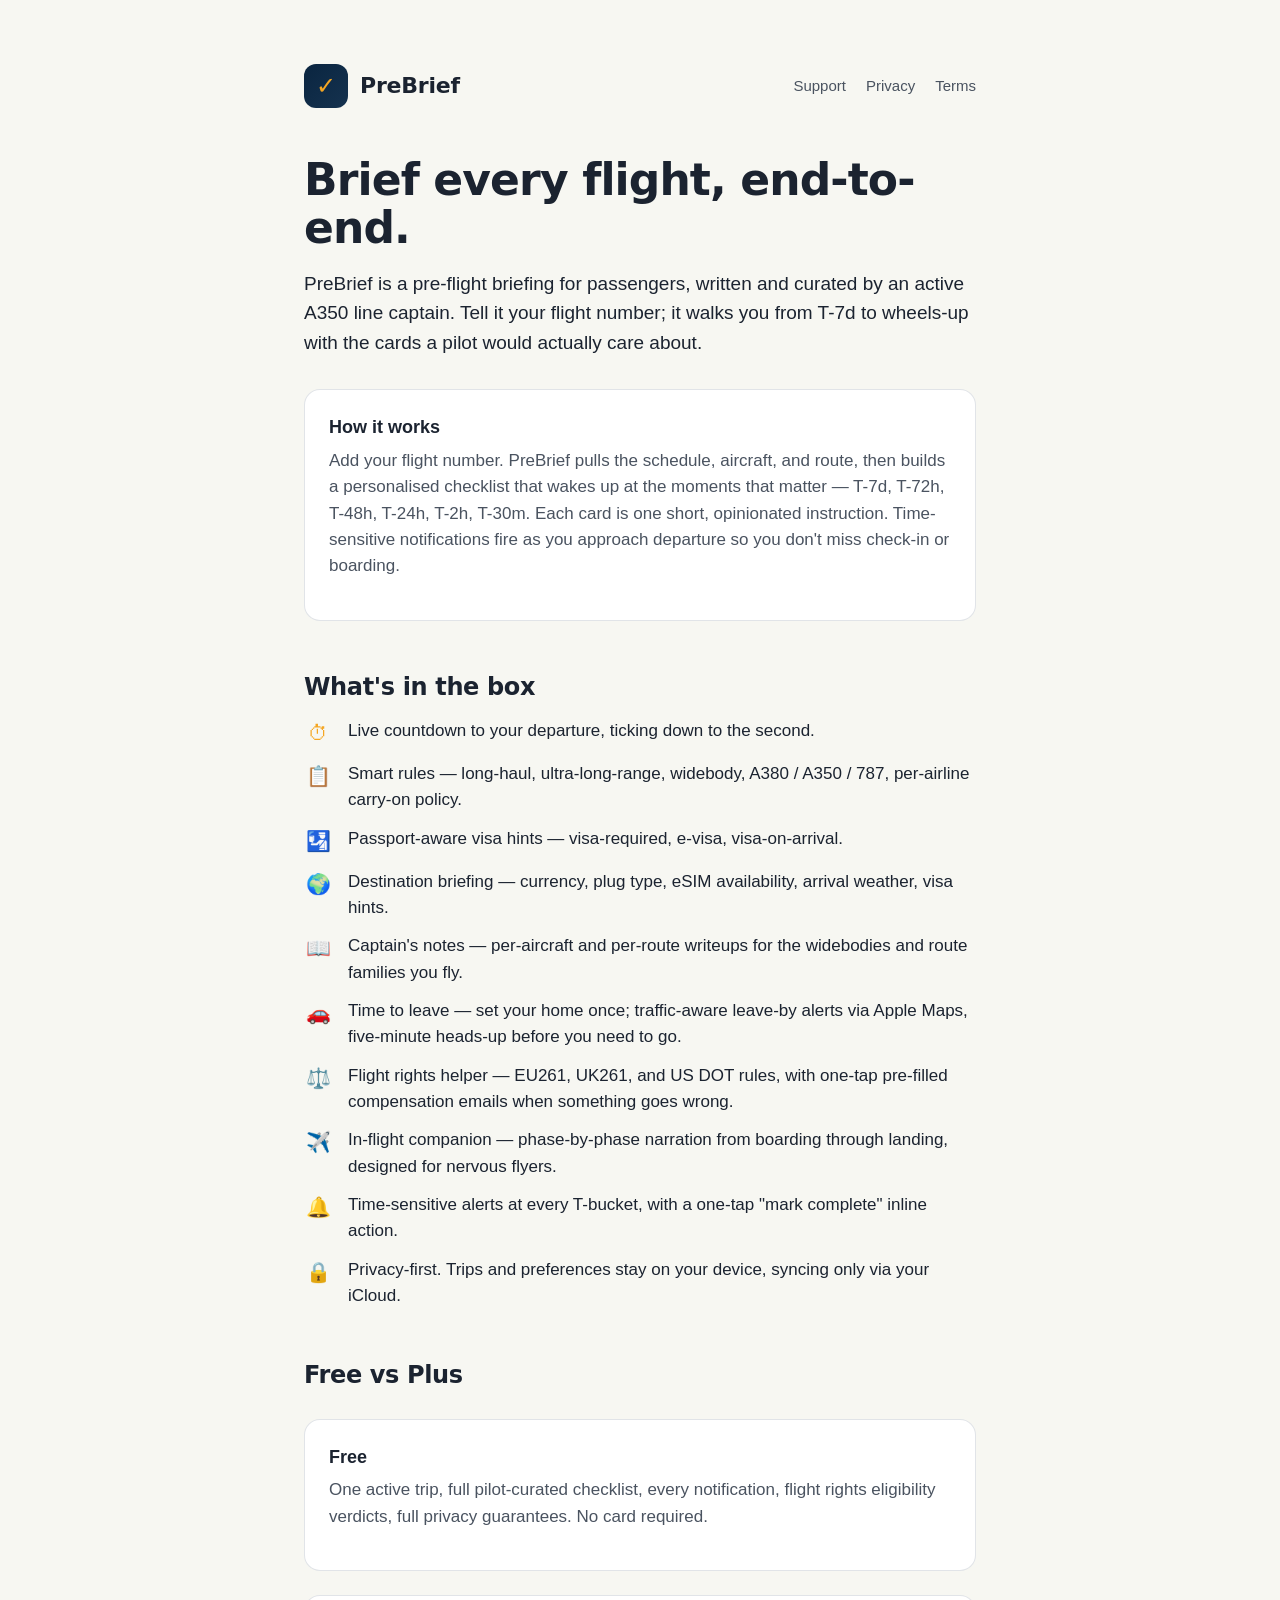
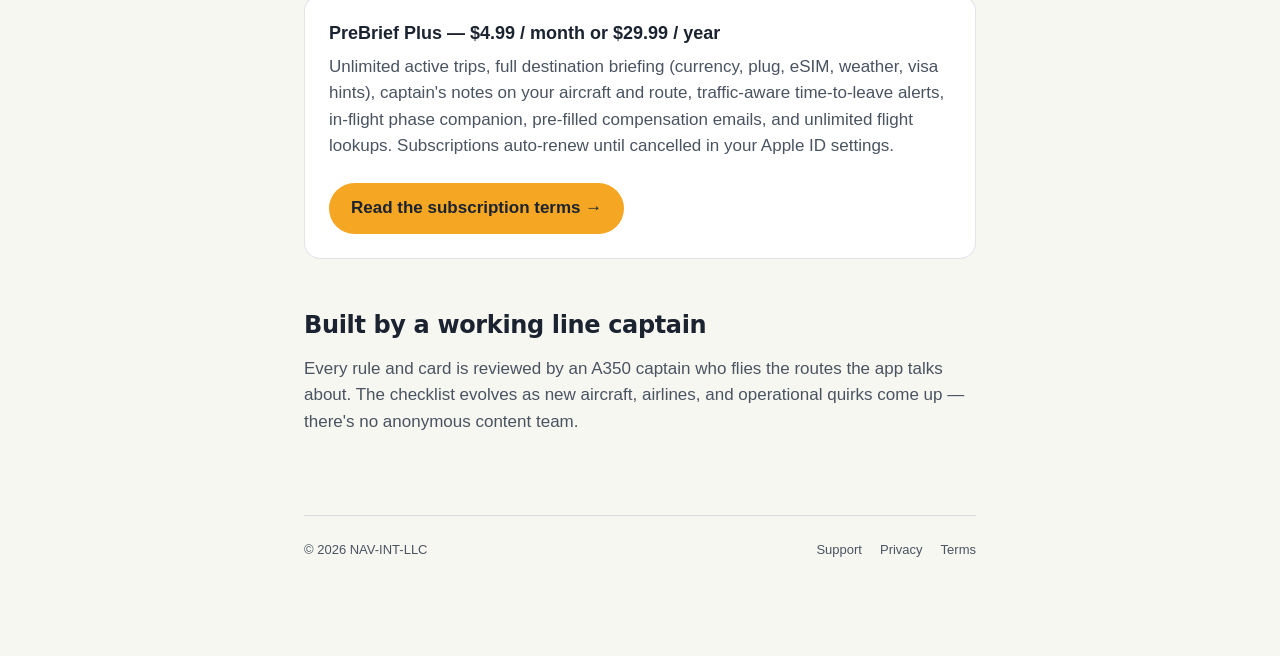
<file: docs/index.html>
<!doctype html>
<html lang="en">
<head>
  <meta charset="utf-8">
  <meta name="viewport" content="width=device-width, initial-scale=1">
  <title>PreBrief — Pilot-grade pre-flight briefing</title>
  <meta name="description" content="PreBrief is a pilot-grade pre-flight briefing for passengers, built by an active line captain. Tell PreBrief your flight number; it walks you from T-7d to wheels-up.">
  <link rel="stylesheet" href="style.css">
</head>
<body>
<main>
  <header class="site">
    <div class="mark" aria-hidden="true">✓</div>
    <div class="name">PreBrief</div>
    <nav>
      <a href="support.html">Support</a>
      <a href="privacy.html">Privacy</a>
      <a href="terms.html">Terms</a>
    </nav>
  </header>

  <h1>Brief every flight, end-to-end.</h1>
  <p class="lead">PreBrief is a pre-flight briefing for passengers, written and curated by an active A350 line captain. Tell it your flight number; it walks you from T-7d to wheels-up with the cards a pilot would actually care about.</p>

  <div class="card">
    <h3>How it works</h3>
    <p>Add your flight number. PreBrief pulls the schedule, aircraft, and route, then builds a personalised checklist that wakes up at the moments that matter — T-7d, T-72h, T-48h, T-24h, T-2h, T-30m. Each card is one short, opinionated instruction. Time-sensitive notifications fire as you approach departure so you don't miss check-in or boarding.</p>
  </div>

  <h2>What's in the box</h2>
  <div class="feature-row"><div class="icon">⏱</div><p>Live countdown to your departure, ticking down to the second.</p></div>
  <div class="feature-row"><div class="icon">📋</div><p>Smart rules — long-haul, ultra-long-range, widebody, A380 / A350 / 787, per-airline carry-on policy.</p></div>
  <div class="feature-row"><div class="icon">🛂</div><p>Passport-aware visa hints — visa-required, e-visa, visa-on-arrival.</p></div>
  <div class="feature-row"><div class="icon">🌍</div><p>Destination briefing — currency, plug type, eSIM availability, arrival weather, visa hints.</p></div>
  <div class="feature-row"><div class="icon">📖</div><p>Captain's notes — per-aircraft and per-route writeups for the widebodies and route families you fly.</p></div>
  <div class="feature-row"><div class="icon">🚗</div><p>Time to leave — set your home once; traffic-aware leave-by alerts via Apple Maps, five-minute heads-up before you need to go.</p></div>
  <div class="feature-row"><div class="icon">⚖️</div><p>Flight rights helper — EU261, UK261, and US DOT rules, with one-tap pre-filled compensation emails when something goes wrong.</p></div>
  <div class="feature-row"><div class="icon">✈️</div><p>In-flight companion — phase-by-phase narration from boarding through landing, designed for nervous flyers.</p></div>
  <div class="feature-row"><div class="icon">🔔</div><p>Time-sensitive alerts at every T-bucket, with a one-tap "mark complete" inline action.</p></div>
  <div class="feature-row"><div class="icon">🔒</div><p>Privacy-first. Trips and preferences stay on your device, syncing only via your iCloud.</p></div>

  <h2>Free vs Plus</h2>
  <div class="card">
    <h3>Free</h3>
    <p>One active trip, full pilot-curated checklist, every notification, flight rights eligibility verdicts, full privacy guarantees. No card required.</p>
  </div>
  <div class="card">
    <h3>PreBrief Plus — $4.99 / month or $29.99 / year</h3>
    <p>Unlimited active trips, full destination briefing (currency, plug, eSIM, weather, visa hints), captain's notes on your aircraft and route, traffic-aware time-to-leave alerts, in-flight phase companion, pre-filled compensation emails, and unlimited flight lookups. Subscriptions auto-renew until cancelled in your Apple ID settings.</p>
    <a class="cta" href="terms.html">Read the subscription terms →</a>
  </div>

  <h2>Built by a working line captain</h2>
  <p>Every rule and card is reviewed by an A350 captain who flies the routes the app talks about. The checklist evolves as new aircraft, airlines, and operational quirks come up — there's no anonymous content team.</p>

  <footer class="site">
    <div>© 2026 NAV-INT-LLC</div>
    <nav>
      <a href="support.html">Support</a>
      <a href="privacy.html">Privacy</a>
      <a href="terms.html">Terms</a>
    </nav>
  </footer>
</main>
</body>
</html>
</file>
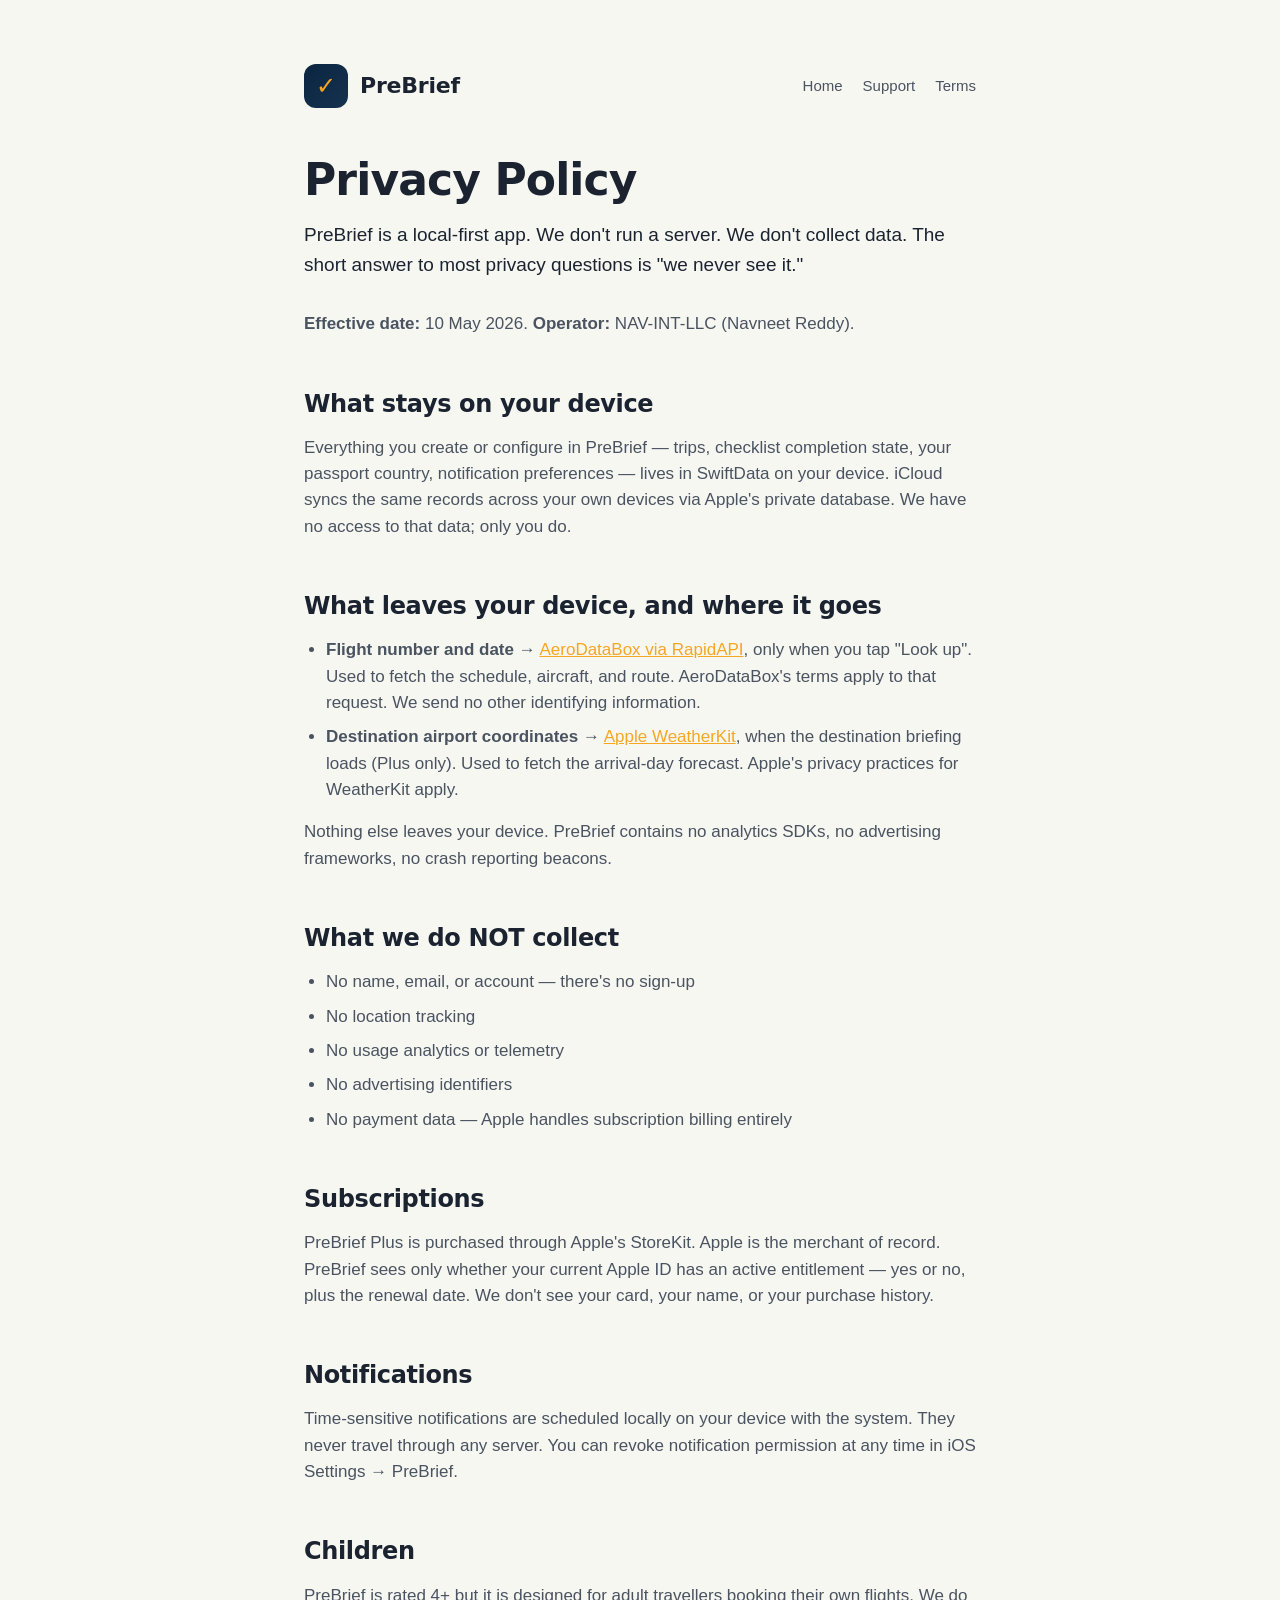
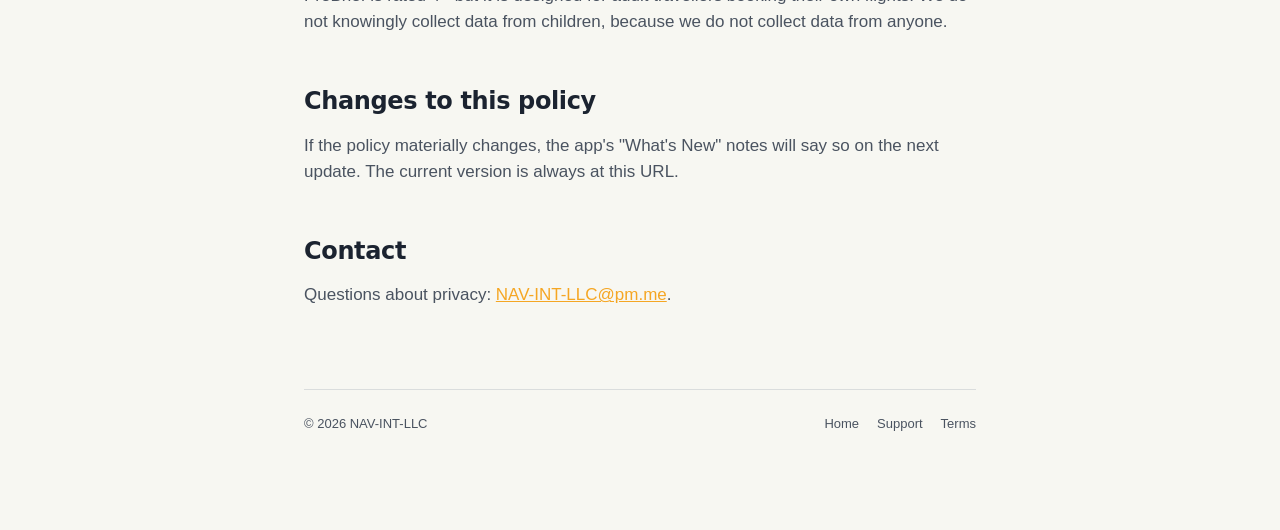
<file: docs/privacy.html>
<!doctype html>
<html lang="en">
<head>
  <meta charset="utf-8">
  <meta name="viewport" content="width=device-width, initial-scale=1">
  <title>PreBrief — Privacy Policy</title>
  <meta name="description" content="PreBrief privacy policy — what we collect (nothing), what leaves your device, and why.">
  <link rel="stylesheet" href="style.css">
</head>
<body>
<main>
  <header class="site">
    <div class="mark" aria-hidden="true">✓</div>
    <div class="name">PreBrief</div>
    <nav>
      <a href="index.html">Home</a>
      <a href="support.html">Support</a>
      <a href="terms.html">Terms</a>
    </nav>
  </header>

  <h1>Privacy Policy</h1>
  <p class="lead">PreBrief is a local-first app. We don't run a server. We don't collect data. The short answer to most privacy questions is "we never see it."</p>

  <p><strong>Effective date:</strong> 10 May 2026. <strong>Operator:</strong> NAV-INT-LLC (Navneet Reddy).</p>

  <h2>What stays on your device</h2>
  <p>Everything you create or configure in PreBrief — trips, checklist completion state, your passport country, notification preferences — lives in SwiftData on your device. iCloud syncs the same records across your own devices via Apple's private database. We have no access to that data; only you do.</p>

  <h2>What leaves your device, and where it goes</h2>
  <ul>
    <li><strong>Flight number and date</strong> → <a href="https://aerodatabox.com/" rel="nofollow">AeroDataBox via RapidAPI</a>, only when you tap "Look up". Used to fetch the schedule, aircraft, and route. AeroDataBox's terms apply to that request. We send no other identifying information.</li>
    <li><strong>Destination airport coordinates</strong> → <a href="https://developer.apple.com/weatherkit/">Apple WeatherKit</a>, when the destination briefing loads (Plus only). Used to fetch the arrival-day forecast. Apple's privacy practices for WeatherKit apply.</li>
  </ul>
  <p>Nothing else leaves your device. PreBrief contains no analytics SDKs, no advertising frameworks, no crash reporting beacons.</p>

  <h2>What we do NOT collect</h2>
  <ul>
    <li>No name, email, or account — there's no sign-up</li>
    <li>No location tracking</li>
    <li>No usage analytics or telemetry</li>
    <li>No advertising identifiers</li>
    <li>No payment data — Apple handles subscription billing entirely</li>
  </ul>

  <h2>Subscriptions</h2>
  <p>PreBrief Plus is purchased through Apple's StoreKit. Apple is the merchant of record. PreBrief sees only whether your current Apple ID has an active entitlement — yes or no, plus the renewal date. We don't see your card, your name, or your purchase history.</p>

  <h2>Notifications</h2>
  <p>Time-sensitive notifications are scheduled locally on your device with the system. They never travel through any server. You can revoke notification permission at any time in iOS Settings → PreBrief.</p>

  <h2>Children</h2>
  <p>PreBrief is rated 4+ but it is designed for adult travellers booking their own flights. We do not knowingly collect data from children, because we do not collect data from anyone.</p>

  <h2>Changes to this policy</h2>
  <p>If the policy materially changes, the app's "What's New" notes will say so on the next update. The current version is always at this URL.</p>

  <h2>Contact</h2>
  <p>Questions about privacy: <a href="mailto:NAV-INT-LLC@pm.me">NAV-INT-LLC@pm.me</a>.</p>

  <footer class="site">
    <div>© 2026 NAV-INT-LLC</div>
    <nav>
      <a href="index.html">Home</a>
      <a href="support.html">Support</a>
      <a href="terms.html">Terms</a>
    </nav>
  </footer>
</main>
</body>
</html>
</file>
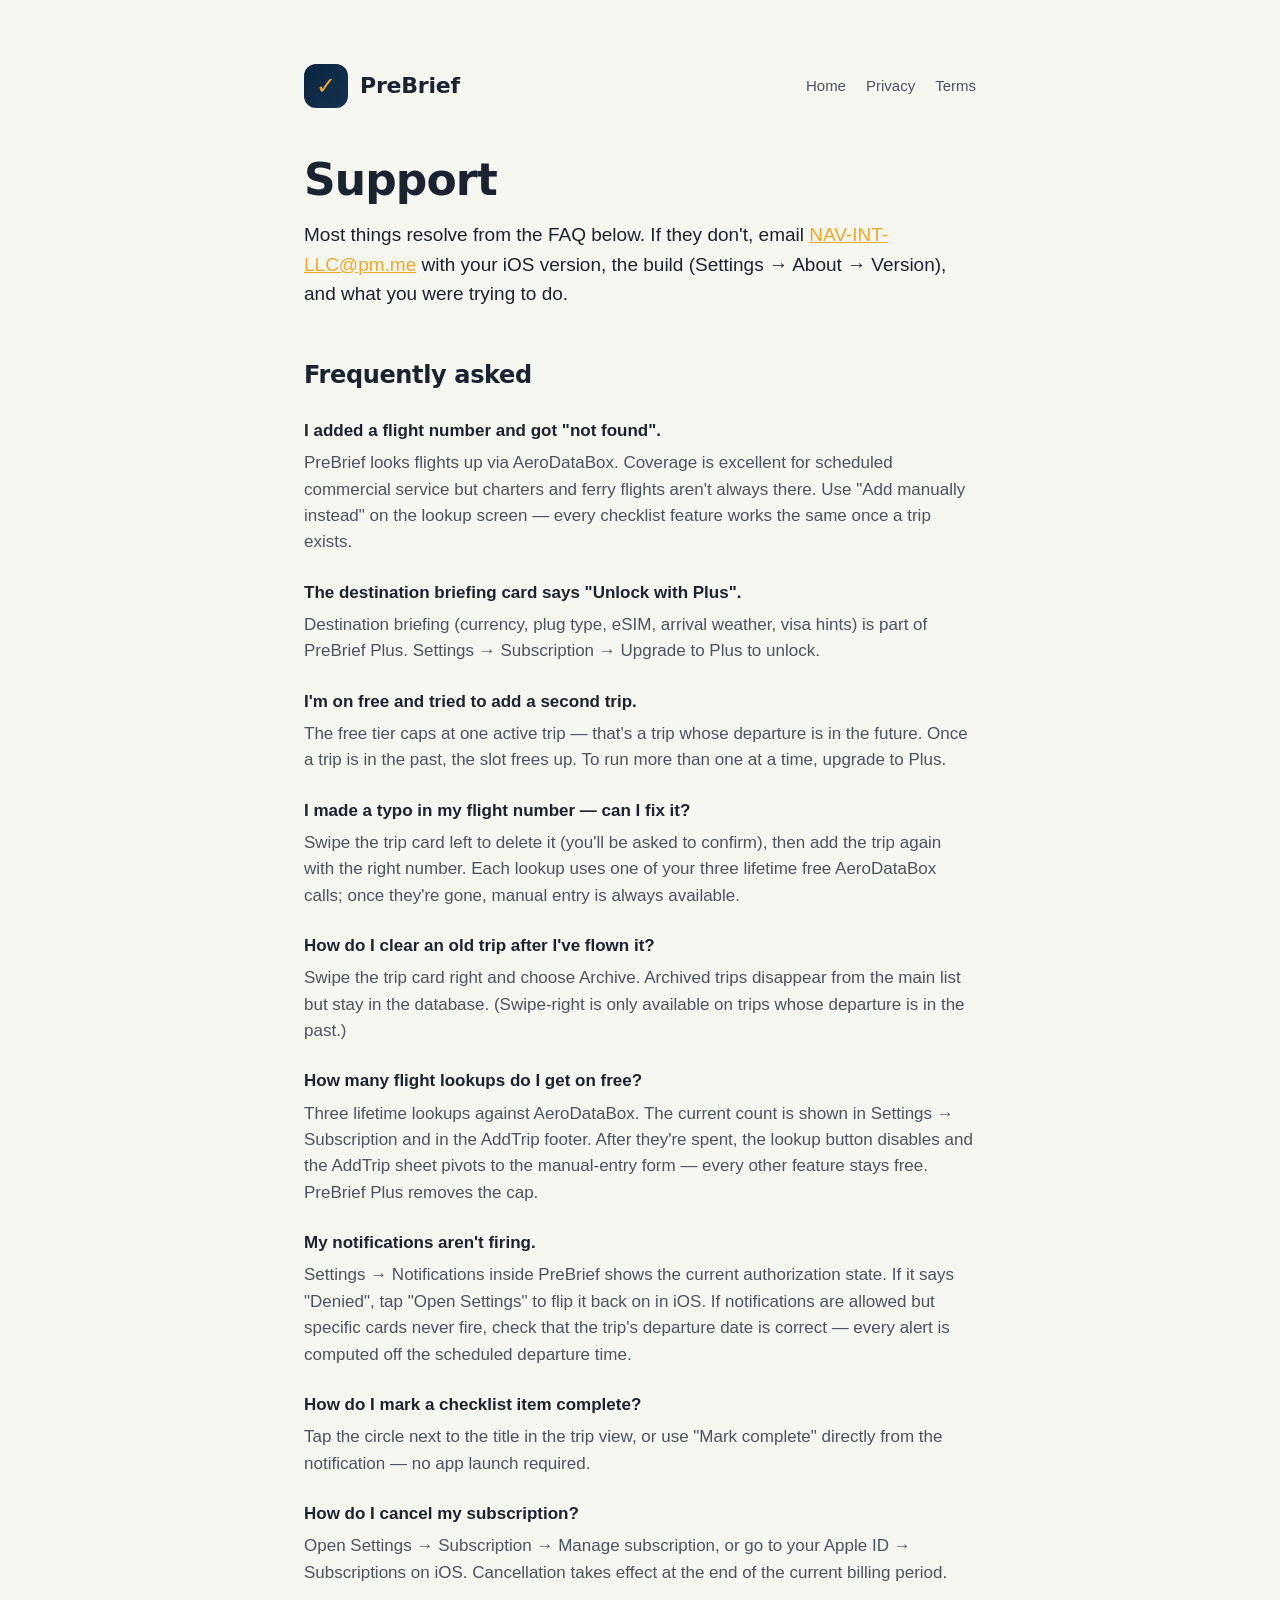
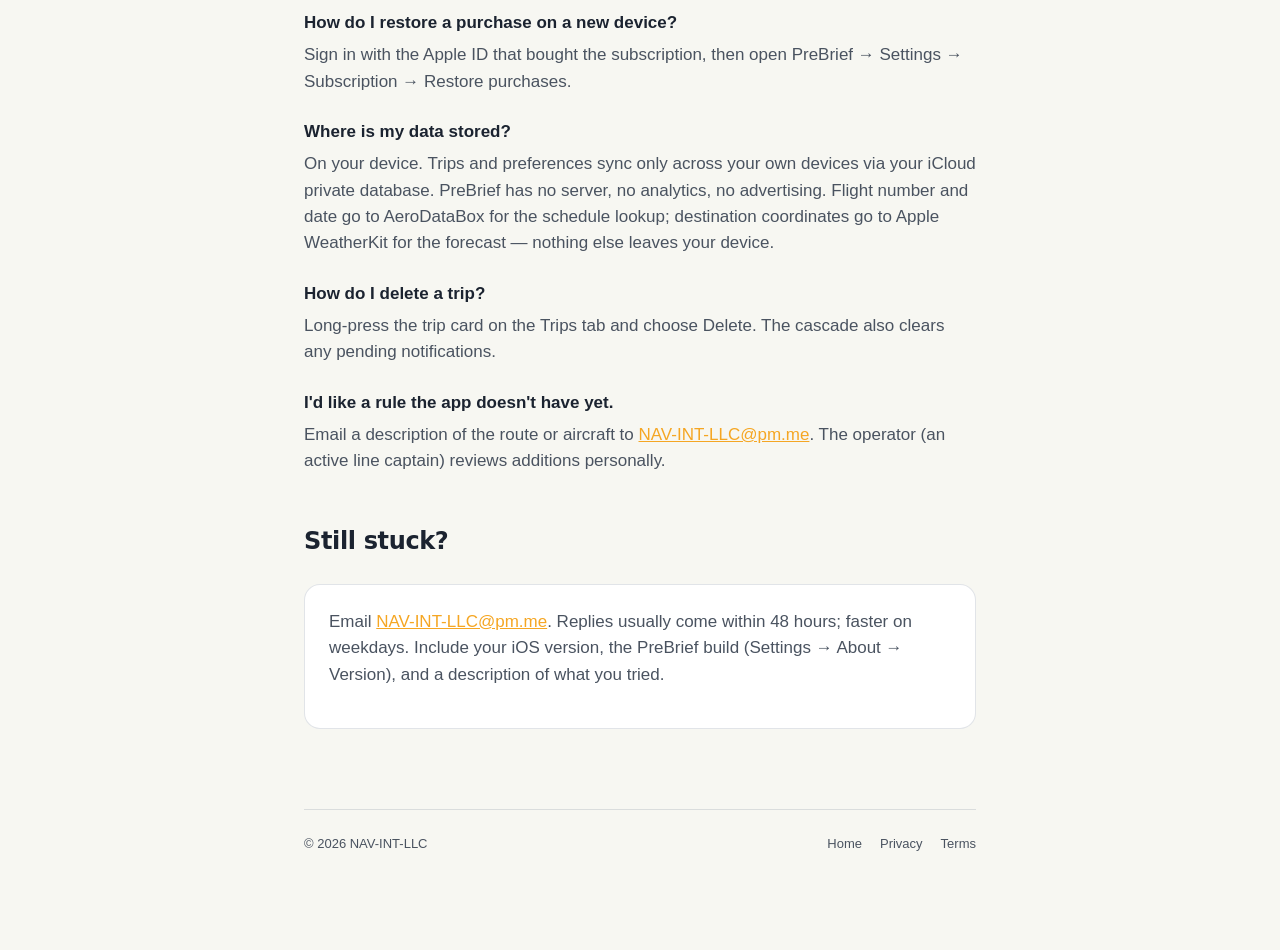
<file: docs/support.html>
<!doctype html>
<html lang="en">
<head>
  <meta charset="utf-8">
  <meta name="viewport" content="width=device-width, initial-scale=1">
  <title>PreBrief — Support</title>
  <meta name="description" content="Support for PreBrief — common questions, contact, and how to manage your subscription.">
  <link rel="stylesheet" href="style.css">
</head>
<body>
<main>
  <header class="site">
    <div class="mark" aria-hidden="true">✓</div>
    <div class="name">PreBrief</div>
    <nav>
      <a href="index.html">Home</a>
      <a href="privacy.html">Privacy</a>
      <a href="terms.html">Terms</a>
    </nav>
  </header>

  <h1>Support</h1>
  <p class="lead">Most things resolve from the FAQ below. If they don't, email <a href="mailto:NAV-INT-LLC@pm.me">NAV-INT-LLC@pm.me</a> with your iOS version, the build (Settings → About → Version), and what you were trying to do.</p>

  <h2>Frequently asked</h2>
  <dl class="faq">

    <dt>I added a flight number and got "not found".</dt>
    <dd>PreBrief looks flights up via AeroDataBox. Coverage is excellent for scheduled commercial service but charters and ferry flights aren't always there. Use "Add manually instead" on the lookup screen — every checklist feature works the same once a trip exists.</dd>

    <dt>The destination briefing card says "Unlock with Plus".</dt>
    <dd>Destination briefing (currency, plug type, eSIM, arrival weather, visa hints) is part of PreBrief Plus. Settings → Subscription → Upgrade to Plus to unlock.</dd>

    <dt>I'm on free and tried to add a second trip.</dt>
    <dd>The free tier caps at one active trip — that's a trip whose departure is in the future. Once a trip is in the past, the slot frees up. To run more than one at a time, upgrade to Plus.</dd>

    <dt>I made a typo in my flight number — can I fix it?</dt>
    <dd>Swipe the trip card left to delete it (you'll be asked to confirm), then add the trip again with the right number. Each lookup uses one of your three lifetime free AeroDataBox calls; once they're gone, manual entry is always available.</dd>

    <dt>How do I clear an old trip after I've flown it?</dt>
    <dd>Swipe the trip card right and choose Archive. Archived trips disappear from the main list but stay in the database. (Swipe-right is only available on trips whose departure is in the past.)</dd>

    <dt>How many flight lookups do I get on free?</dt>
    <dd>Three lifetime lookups against AeroDataBox. The current count is shown in Settings → Subscription and in the AddTrip footer. After they're spent, the lookup button disables and the AddTrip sheet pivots to the manual-entry form — every other feature stays free. PreBrief Plus removes the cap.</dd>

    <dt>My notifications aren't firing.</dt>
    <dd>Settings → Notifications inside PreBrief shows the current authorization state. If it says "Denied", tap "Open Settings" to flip it back on in iOS. If notifications are allowed but specific cards never fire, check that the trip's departure date is correct — every alert is computed off the scheduled departure time.</dd>

    <dt>How do I mark a checklist item complete?</dt>
    <dd>Tap the circle next to the title in the trip view, or use "Mark complete" directly from the notification — no app launch required.</dd>

    <dt>How do I cancel my subscription?</dt>
    <dd>Open Settings → Subscription → Manage subscription, or go to your Apple ID → Subscriptions on iOS. Cancellation takes effect at the end of the current billing period.</dd>

    <dt>How do I restore a purchase on a new device?</dt>
    <dd>Sign in with the Apple ID that bought the subscription, then open PreBrief → Settings → Subscription → Restore purchases.</dd>

    <dt>Where is my data stored?</dt>
    <dd>On your device. Trips and preferences sync only across your own devices via your iCloud private database. PreBrief has no server, no analytics, no advertising. Flight number and date go to AeroDataBox for the schedule lookup; destination coordinates go to Apple WeatherKit for the forecast — nothing else leaves your device.</dd>

    <dt>How do I delete a trip?</dt>
    <dd>Long-press the trip card on the Trips tab and choose Delete. The cascade also clears any pending notifications.</dd>

    <dt>I'd like a rule the app doesn't have yet.</dt>
    <dd>Email a description of the route or aircraft to <a href="mailto:NAV-INT-LLC@pm.me">NAV-INT-LLC@pm.me</a>. The operator (an active line captain) reviews additions personally.</dd>
  </dl>

  <h2>Still stuck?</h2>
  <div class="card">
    <p>Email <a href="mailto:NAV-INT-LLC@pm.me">NAV-INT-LLC@pm.me</a>. Replies usually come within 48 hours; faster on weekdays. Include your iOS version, the PreBrief build (Settings → About → Version), and a description of what you tried.</p>
  </div>

  <footer class="site">
    <div>© 2026 NAV-INT-LLC</div>
    <nav>
      <a href="index.html">Home</a>
      <a href="privacy.html">Privacy</a>
      <a href="terms.html">Terms</a>
    </nav>
  </footer>
</main>
</body>
</html>
</file>
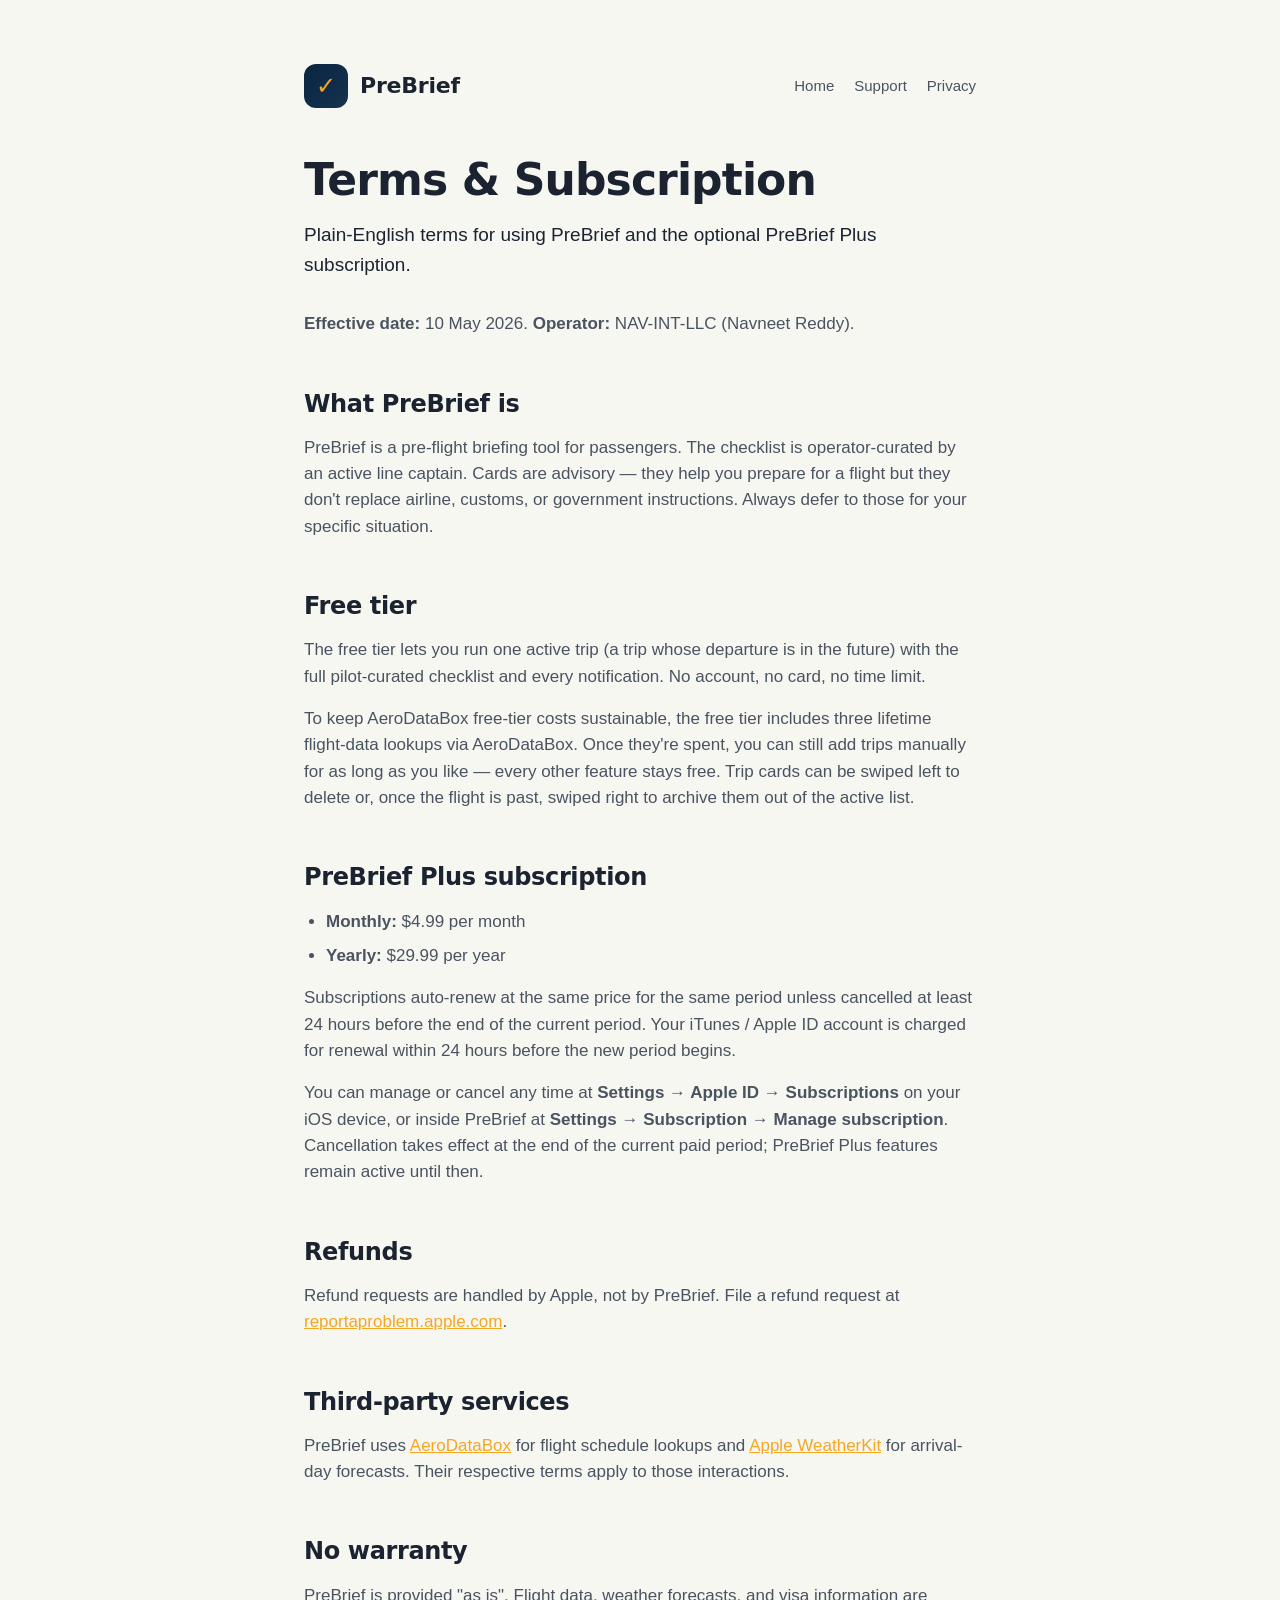
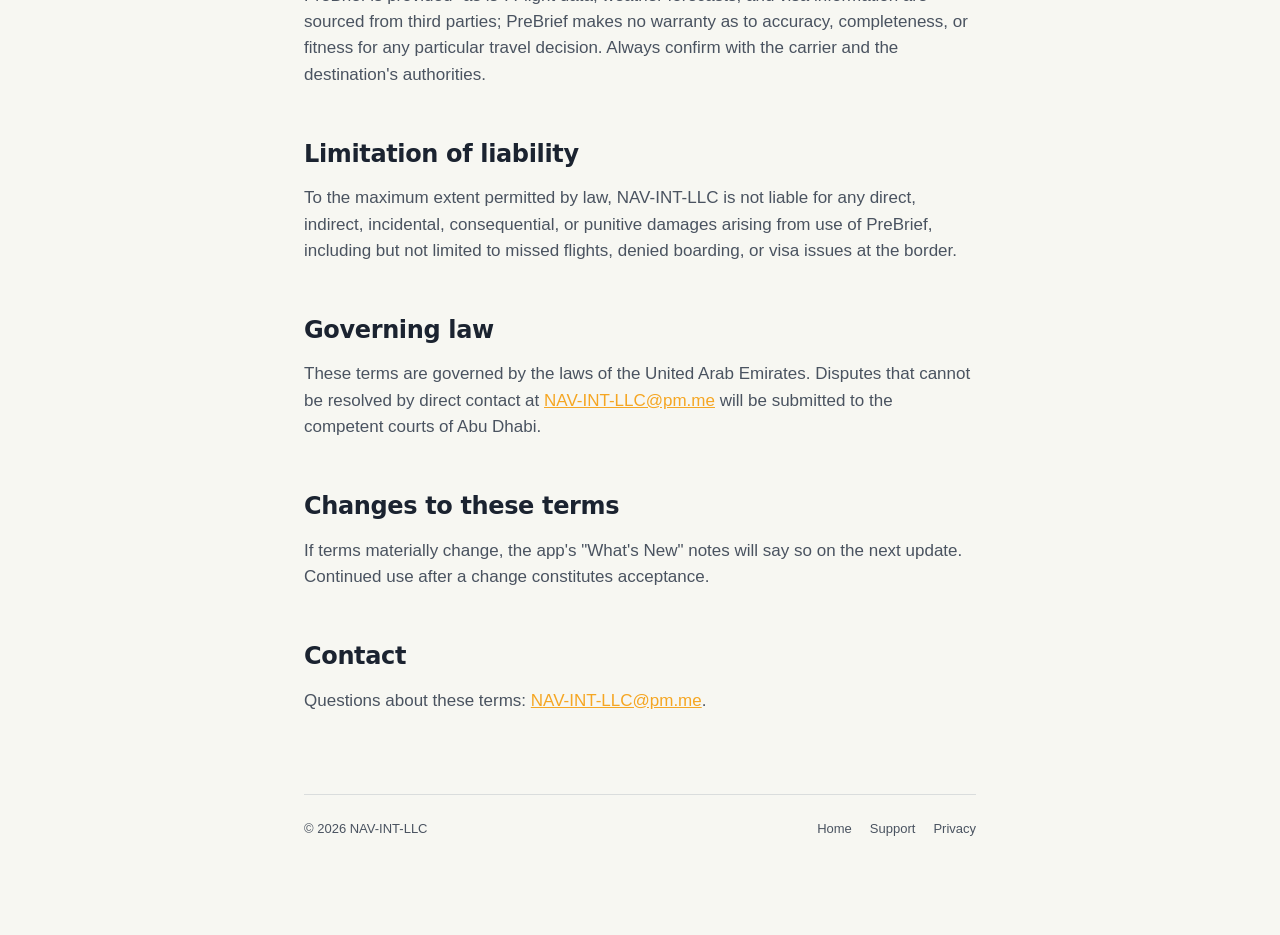
<file: docs/terms.html>
<!doctype html>
<html lang="en">
<head>
  <meta charset="utf-8">
  <meta name="viewport" content="width=device-width, initial-scale=1">
  <title>PreBrief — Terms</title>
  <meta name="description" content="PreBrief subscription terms and conditions.">
  <link rel="stylesheet" href="style.css">
</head>
<body>
<main>
  <header class="site">
    <div class="mark" aria-hidden="true">✓</div>
    <div class="name">PreBrief</div>
    <nav>
      <a href="index.html">Home</a>
      <a href="support.html">Support</a>
      <a href="privacy.html">Privacy</a>
    </nav>
  </header>

  <h1>Terms &amp; Subscription</h1>
  <p class="lead">Plain-English terms for using PreBrief and the optional PreBrief Plus subscription.</p>

  <p><strong>Effective date:</strong> 10 May 2026. <strong>Operator:</strong> NAV-INT-LLC (Navneet Reddy).</p>

  <h2>What PreBrief is</h2>
  <p>PreBrief is a pre-flight briefing tool for passengers. The checklist is operator-curated by an active line captain. Cards are advisory — they help you prepare for a flight but they don't replace airline, customs, or government instructions. Always defer to those for your specific situation.</p>

  <h2>Free tier</h2>
  <p>The free tier lets you run one active trip (a trip whose departure is in the future) with the full pilot-curated checklist and every notification. No account, no card, no time limit.</p>
  <p>To keep AeroDataBox free-tier costs sustainable, the free tier includes three lifetime flight-data lookups via AeroDataBox. Once they're spent, you can still add trips manually for as long as you like — every other feature stays free. Trip cards can be swiped left to delete or, once the flight is past, swiped right to archive them out of the active list.</p>

  <h2>PreBrief Plus subscription</h2>
  <ul>
    <li><strong>Monthly:</strong> $4.99 per month</li>
    <li><strong>Yearly:</strong> $29.99 per year</li>
  </ul>
  <p>Subscriptions auto-renew at the same price for the same period unless cancelled at least 24 hours before the end of the current period. Your iTunes / Apple ID account is charged for renewal within 24 hours before the new period begins.</p>
  <p>You can manage or cancel any time at <strong>Settings → Apple ID → Subscriptions</strong> on your iOS device, or inside PreBrief at <strong>Settings → Subscription → Manage subscription</strong>. Cancellation takes effect at the end of the current paid period; PreBrief Plus features remain active until then.</p>

  <h2>Refunds</h2>
  <p>Refund requests are handled by Apple, not by PreBrief. File a refund request at <a href="https://reportaproblem.apple.com/" rel="nofollow">reportaproblem.apple.com</a>.</p>

  <h2>Third-party services</h2>
  <p>PreBrief uses <a href="https://aerodatabox.com/" rel="nofollow">AeroDataBox</a> for flight schedule lookups and <a href="https://developer.apple.com/weatherkit/">Apple WeatherKit</a> for arrival-day forecasts. Their respective terms apply to those interactions.</p>

  <h2>No warranty</h2>
  <p>PreBrief is provided "as is". Flight data, weather forecasts, and visa information are sourced from third parties; PreBrief makes no warranty as to accuracy, completeness, or fitness for any particular travel decision. Always confirm with the carrier and the destination's authorities.</p>

  <h2>Limitation of liability</h2>
  <p>To the maximum extent permitted by law, NAV-INT-LLC is not liable for any direct, indirect, incidental, consequential, or punitive damages arising from use of PreBrief, including but not limited to missed flights, denied boarding, or visa issues at the border.</p>

  <h2>Governing law</h2>
  <p>These terms are governed by the laws of the United Arab Emirates. Disputes that cannot be resolved by direct contact at <a href="mailto:NAV-INT-LLC@pm.me">NAV-INT-LLC@pm.me</a> will be submitted to the competent courts of Abu Dhabi.</p>

  <h2>Changes to these terms</h2>
  <p>If terms materially change, the app's "What's New" notes will say so on the next update. Continued use after a change constitutes acceptance.</p>

  <h2>Contact</h2>
  <p>Questions about these terms: <a href="mailto:NAV-INT-LLC@pm.me">NAV-INT-LLC@pm.me</a>.</p>

  <footer class="site">
    <div>© 2026 NAV-INT-LLC</div>
    <nav>
      <a href="index.html">Home</a>
      <a href="support.html">Support</a>
      <a href="privacy.html">Privacy</a>
    </nav>
  </footer>
</main>
</body>
</html>
</file>
<file: docs/style.css>
:root {
  --brand-navy: #0A2540;
  --brand-navy-soft: #15324F;
  --brand-amber: #F5A623;
  --brand-amber-soft: #F8B13C;
  --ink: #1B2330;
  --ink-soft: #4A5360;
  --paper: #F7F7F2;
  --paper-soft: #FFFFFF;
  --rule: rgba(10, 37, 64, 0.12);
}

@media (prefers-color-scheme: dark) {
  :root {
    --ink: #ECEEF3;
    --ink-soft: #A8B0BD;
    --paper: #0A2540;
    --paper-soft: #15324F;
    --rule: rgba(255, 255, 255, 0.14);
  }
}

* { box-sizing: border-box; }

html { -webkit-text-size-adjust: 100%; }

body {
  margin: 0;
  font-family: -apple-system, BlinkMacSystemFont, "SF Pro Text", "Segoe UI", Roboto, Helvetica, Arial, sans-serif;
  font-size: 17px;
  line-height: 1.55;
  color: var(--ink);
  background: var(--paper);
  -webkit-font-smoothing: antialiased;
}

main {
  max-width: 720px;
  margin: 0 auto;
  padding: 64px 24px 96px;
}

header.site {
  display: flex;
  align-items: center;
  gap: 12px;
  margin-bottom: 48px;
}

header.site .mark {
  width: 44px;
  height: 44px;
  border-radius: 12px;
  background: linear-gradient(135deg, var(--brand-navy), var(--brand-navy-soft));
  display: grid;
  place-items: center;
  color: var(--brand-amber);
  font-size: 24px;
}

header.site .name {
  font-family: -apple-system, "SF Pro Rounded", system-ui, sans-serif;
  font-weight: 700;
  font-size: 22px;
  letter-spacing: -0.01em;
}

header.site nav {
  margin-left: auto;
  display: flex;
  gap: 20px;
  font-size: 15px;
}

header.site nav a {
  color: var(--ink-soft);
  text-decoration: none;
}

header.site nav a:hover {
  color: var(--ink);
}

h1 {
  font-family: -apple-system, "SF Pro Rounded", system-ui, sans-serif;
  font-size: clamp(32px, 5vw, 44px);
  letter-spacing: -0.02em;
  line-height: 1.1;
  margin: 0 0 16px;
}

h2 {
  font-family: -apple-system, "SF Pro Rounded", system-ui, sans-serif;
  font-size: 24px;
  letter-spacing: -0.015em;
  margin: 48px 0 12px;
}

h3 {
  font-size: 18px;
  margin: 24px 0 6px;
}

p {
  margin: 0 0 16px;
  color: var(--ink-soft);
}

p.lead {
  font-size: 19px;
  color: var(--ink);
  margin-bottom: 32px;
}

ul {
  padding-left: 22px;
  margin: 0 0 16px;
  color: var(--ink-soft);
}

li { margin-bottom: 8px; }

a { color: var(--brand-amber); }

.card {
  background: var(--paper-soft);
  border: 1px solid var(--rule);
  border-radius: 16px;
  padding: 24px;
  margin: 24px 0;
}

.card h3 { margin-top: 0; }

.cta {
  display: inline-flex;
  align-items: center;
  gap: 8px;
  background: var(--brand-amber);
  color: #1B2330;
  padding: 12px 22px;
  border-radius: 999px;
  font-weight: 600;
  text-decoration: none;
  margin-top: 8px;
}

.cta:hover { background: var(--brand-amber-soft); }

.feature-row {
  display: grid;
  grid-template-columns: 28px 1fr;
  gap: 14px 16px;
  margin: 12px 0;
}

.feature-row .icon {
  font-size: 20px;
  text-align: center;
  color: var(--brand-amber);
}

.feature-row p { margin: 0; color: var(--ink); }

footer.site {
  margin-top: 80px;
  padding-top: 24px;
  border-top: 1px solid var(--rule);
  font-size: 13px;
  color: var(--ink-soft);
  display: flex;
  flex-wrap: wrap;
  gap: 14px;
  justify-content: space-between;
}

footer.site nav {
  display: flex;
  gap: 18px;
}

footer.site a {
  color: var(--ink-soft);
  text-decoration: none;
}

footer.site a:hover { color: var(--ink); }

dl.faq dt {
  font-weight: 600;
  color: var(--ink);
  margin-top: 24px;
}

dl.faq dd {
  margin: 6px 0 0;
  color: var(--ink-soft);
}
</file>
